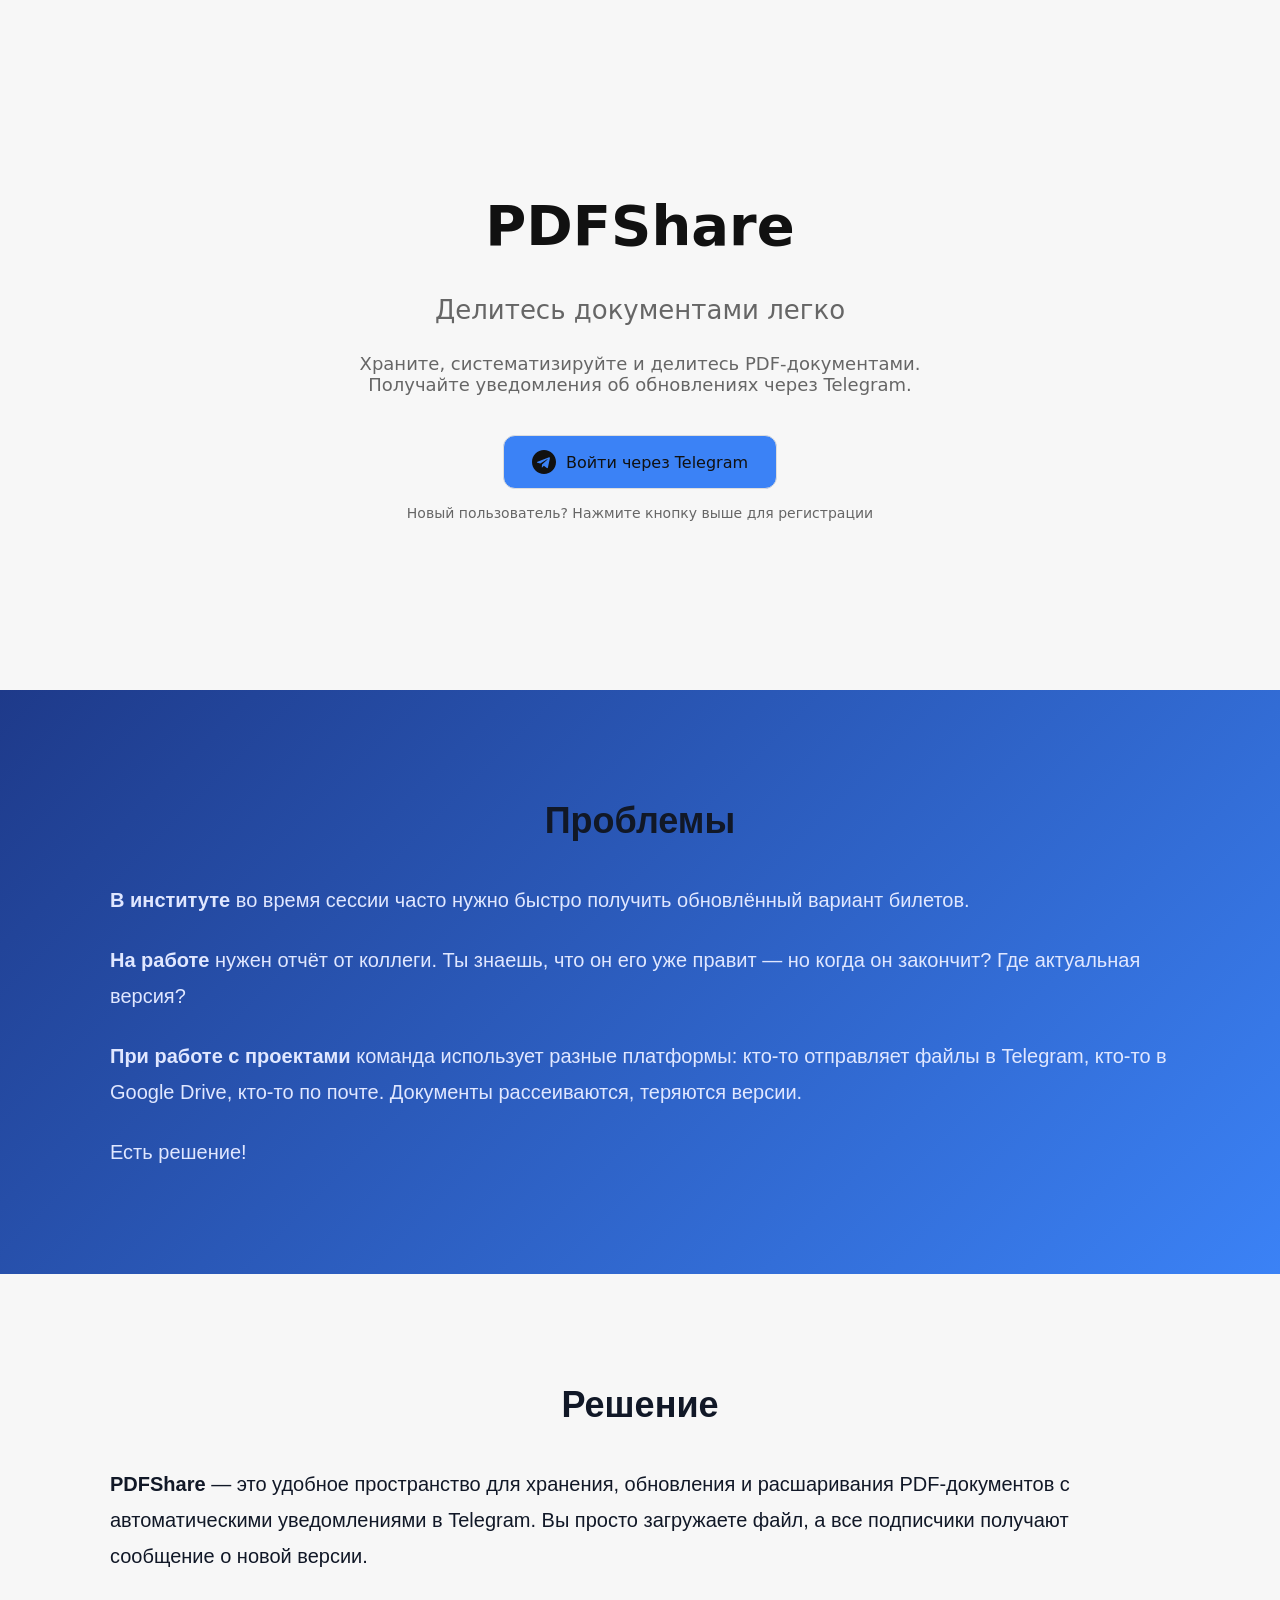
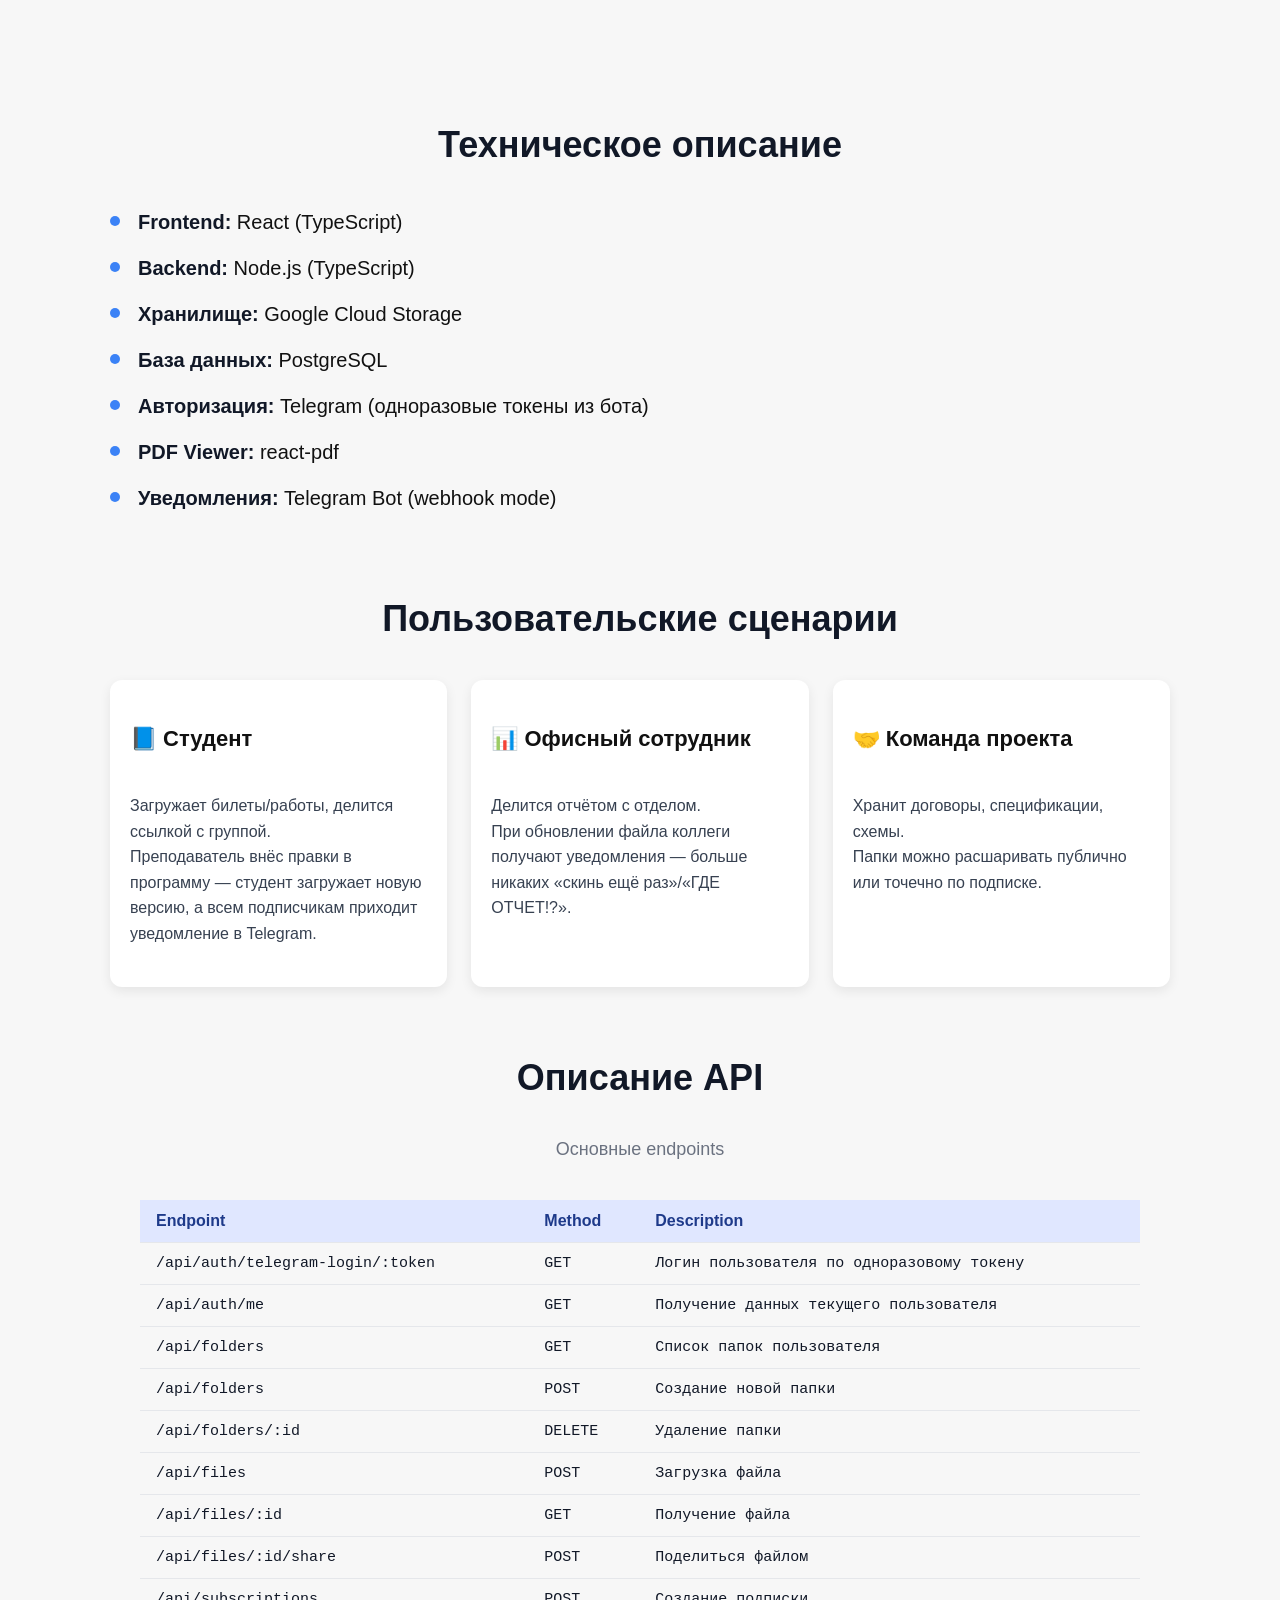
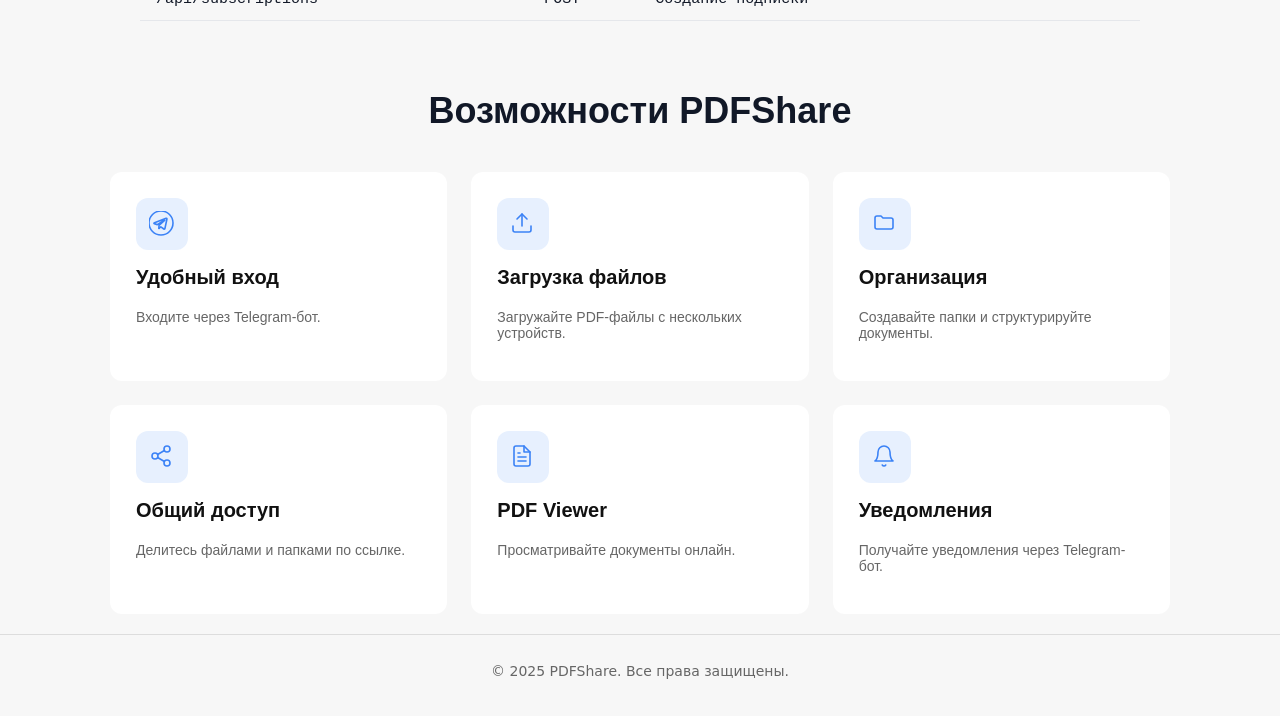
<file: index.html>
<!doctype html>
<html lang="ru">
<head>
  <meta charset="UTF-8">
  <meta name="viewport" content="width=device-width, initial-scale=1.0">
  <title>PDFShare</title>
  <link rel="icon" href="pdf.ico" type="image/x-icon">
  <link rel="stylesheet" href="styles.css">
</head>
<body class="page">

  <header class="hero">
    <div class="hero__content">
      <h1 class="hero__title">PDFShare</h1>
      <p class="hero__subtitle">Делитесь документами легко</p>

      <p class="hero__description">
        Храните, систематизируйте и делитесь PDF-документами.
        Получайте уведомления об обновлениях через Telegram.
      </p>

      <div class="hero__actions">
        <a href="https://telegram.me/ttestpython_bot?start=auth" class="button button--primary hero__button">
          <svg xmlns="http://www.w3.org/2000/svg" width="24" height="24" fill="currentColor">
            <path d="M12 0C5.373 0 0 5.373 0 12s5.373 12 12 12 12-5.373 
            12-12S18.627 0 12 0zm5.894 8.221l-1.97 9.28c-.145.658-.537.818-1.084.508l-3-2.21-1.446 
            1.394c-.14.18-.357.295-.6.295l.213-3.054 5.56-5.022c.24-.213-.054-.334-.373-.121l-6.869 
            4.326-2.96-.924c-.64-.203-.658-.64.135-.954l11.566-4.458c.538-.196 1.006.128.832.941z"/>
          </svg>
          Войти через Telegram
        </a>
      </div>

      <p class="hero__note">Новый пользователь? Нажмите кнопку выше для регистрации</p>
    </div>
  </header>

  <section class="section problem blue">
    <div class="section__inner">
      <h2 class="section__title">Проблемы</h2>
      <div class="section__text">
        <p><strong>В институте</strong> во время сессии часто нужно быстро получить обновлённый вариант билетов. </p>

        <p><strong>На работе</strong> нужен отчёт от коллеги. Ты знаешь, что он его уже правит — но когда он закончит?
        Где актуальная версия?</p>

        <p><strong>При работе с проектами</strong> команда использует разные платформы: кто-то отправляет файлы в Telegram,
        кто-то в Google Drive, кто-то по почте. Документы рассеиваются, теряются версии.</p>

        <p>Есть решение!</p>
      </div>
    </div>
  </section>

  <section class="section solution">
    <div class="section__inner">
      <h2 class="section__title">Решение</h2>
      <p class="section__text">
        <strong>PDFShare</strong> — это удобное пространство для хранения, обновления и расшаривания PDF-документов
        с автоматическими уведомлениями в Telegram.  
        Вы просто загружаете файл, а все подписчики получают сообщение о новой версии.
      </p>
    </div>
  </section>

  <section class="section tech">
    <div class="section__inner">
      <h2 class="section__title">Техническое описание</h2>

      <ul class="tech__list">
        <li><strong>Frontend:</strong> React (TypeScript)</li>
        <li><strong>Backend:</strong> Node.js (TypeScript)</li>
        <li><strong>Хранилище:</strong> Google Cloud Storage</li>
        <li><strong>База данных:</strong> PostgreSQL</li>
        <li><strong>Авторизация:</strong> Telegram (одноразовые токены из бота)</li>
        <li><strong>PDF Viewer:</strong> react-pdf</li>
        <li><strong>Уведомления:</strong> Telegram Bot (webhook mode)</li>
      </ul>

    </div>
  </section>

  <section class="section usecases">
    <div class="section__inner">
      <h2 class="section__title">Пользовательские сценарии</h2>

      <div class="usecases__grid">

        <article class="usecase-card">
          <h3 class="usecase-card__title">📘 Студент</h3>
          <p class="usecase-card__text">
            Загружает билеты/работы, делится ссылкой с группой.  
            Преподаватель внёс правки в программу — студент загружает новую версию, а всем подписчикам приходит уведомление в Telegram.
          </p>
        </article>

        <article class="usecase-card">
          <h3 class="usecase-card__title">📊 Офисный сотрудник</h3>
          <p class="usecase-card__text">
            Делится отчётом с отделом.  
            При обновлении файла коллеги получают уведомления — больше никаких «скинь ещё раз»/«ГДЕ ОТЧЕТ!?».
          </p>
        </article>

        <article class="usecase-card">
          <h3 class="usecase-card__title">🤝 Команда проекта</h3>
          <p class="usecase-card__text">
            Хранит договоры, спецификации, схемы.  
            Папки можно расшаривать публично или точечно по подписке.
          </p>
        </article>

      </div>

    </div>
  </section>

  <!-- API -->
  <section class="section api">
    <div class="section__inner">
      <h2 class="section__title">Описание API</h2>

      <p class="section__subtitle">Основные endpoints</p>

      <table class="api-table">
        <thead>
          <tr>
            <th>Endpoint</th>
            <th>Method</th>
            <th>Description</th>
          </tr>
        </thead>
        <tbody>
          <tr>
            <td>/api/auth/telegram-login/:token</td>
            <td>GET</td>
            <td>Логин пользователя по одноразовому токену</td>
          </tr>
          <tr>
            <td>/api/auth/me</td>
            <td>GET</td>
            <td>Получение данных текущего пользователя</td>
          </tr>
          <tr>
            <td>/api/folders</td>
            <td>GET</td>
            <td>Список папок пользователя</td>
          </tr>
          <tr>
            <td>/api/folders</td>
            <td>POST</td>
            <td>Создание новой папки</td>
          </tr>
          <tr>
            <td>/api/folders/:id</td>
            <td>DELETE</td>
            <td>Удаление папки</td>
          </tr>
          <tr>
            <td>/api/files</td>
            <td>POST</td>
            <td>Загрузка файла</td>
          </tr>
          <tr>
            <td>/api/files/:id</td>
            <td>GET</td>
            <td>Получение файла</td>
          </tr>
          <tr>
            <td>/api/files/:id/share</td>
            <td>POST</td>
            <td>Поделиться файлом</td>
          </tr>
          <tr>
            <td>/api/subscriptions</td>
            <td>POST</td>
            <td>Создание подписки</td>
          </tr>
        </tbody>
      </table>      
    </div>
  </section>

  <section class="section">
    <div class="section__inner">
        <h2 class="section__title">Возможности PDFShare</h2>

        <div class="features__grid">
                
            <article class="feature-card">
            <div class="feature-card__icon">
                <svg xmlns="http://www.w3.org/2000/svg" width="24" height="24" fill="none" 
                    stroke="currentColor" stroke-width="2" stroke-linecap="round" stroke-linejoin="round">
                    <path d="M12 0C5.373 0 0 5.373 0 12s5.373 12 12 12 12-5.373 
                    12-12S18.627 0 12 0zm5.894 8.221l-1.97 9.28c-.145.658-.537.818-1.084.508l-3-2.21-1.446 
                    1.394c-.14.18-.357.295-.6.295l.213-3.054 5.56-5.022c.24-.213-.054-.334-.373-.121l-6.869 
                    4.326-2.96-.924c-.64-.203-.658-.64.135-.954l11.566-4.458c.538-.196 1.006.128.832.941z"/>
                  </svg>
                </svg>

            </div>
            <h3 class="feature-card__title">Удобный вход</h3>
            <p class="feature-card__text">Входите через Telegram-бот.</p>
            </article>  
            <article class="feature-card">
            <div class="feature-card__icon">
                <svg xmlns="http://www.w3.org/2000/svg" width="24" height="24" fill="none" 
                    stroke="currentColor" stroke-width="2" stroke-linecap="round" stroke-linejoin="round">
                <path d="M21 15v4a2 2 0 0 1-2 2H5a2 2 0 0 1-2-2v-4"/>
                <polyline points="17 8 12 3 7 8"/>
                <line x1="12" y1="3" x2="12" y2="15"/>
                </svg>

            </div>
            <h3 class="feature-card__title">Загрузка файлов</h3>
            <p class="feature-card__text">Загружайте PDF-файлы с нескольких устройств.</p>
            </article>

            <article class="feature-card">
            <div class="feature-card__icon">
                <svg xmlns="http://www.w3.org/2000/svg" width="24" height="24" fill="none"
                stroke="currentColor" stroke-width="2" stroke-linecap="round" stroke-linejoin="round">
                <path d="M3 7a2 2 0 0 1 2-2h4l2 2h8a2 2 0 0 1 2 2v7a2 2 0 0 1-2 2H5a2 2 0 0 1-2-2Z"/>
                </svg>

            </div>
            <h3 class="feature-card__title">Организация</h3>
            <p class="feature-card__text">Создавайте папки и структурируйте документы.</p>
            </article>

            <article class="feature-card">
            <div class="feature-card__icon">
                <svg xmlns="http://www.w3.org/2000/svg" width="24" height="24" fill="none"
        stroke="currentColor" stroke-width="2" stroke-linecap="round" stroke-linejoin="round">
    <circle cx="18" cy="5" r="3"/>
    <circle cx="6" cy="12" r="3"/>
    <circle cx="18" cy="19" r="3"/>
    <line x1="8.6" y1="13.5" x2="15.4" y2="17.5"/>
    <line x1="15.4" y1="6.5" x2="8.6" y2="10.5"/>
    </svg>

            </div>
            <h3 class="feature-card__title">Общий доступ</h3>
            <p class="feature-card__text">Делитесь файлами и папками по ссылке.</p>
            </article>

            <article class="feature-card">
            <div class="feature-card__icon">
                <svg xmlns="http://www.w3.org/2000/svg" width="24" height="24" fill="none"
        stroke="currentColor" stroke-width="2" stroke-linecap="round" stroke-linejoin="round">
    <path d="M14 2H6a2 2 0 0 0-2 2v16a2 2 0 0 0 2 2h12a2 2 0 0 0 2-2V8Z"/>
    <polyline points="14 2 14 8 20 8"/>
    <line x1="16" y1="13" x2="8" y2="13"/>
    <line x1="16" y1="17" x2="8" y2="17"/>
    <line x1="10" y1="9" x2="8" y2="9"/>
    </svg>

            </div>
            <h3 class="feature-card__title">PDF Viewer</h3>
            <p class="feature-card__text">Просматривайте документы онлайн.</p>
            </article>

            <article class="feature-card">
            <div class="feature-card__icon">
                <svg xmlns="http://www.w3.org/2000/svg" width="24" height="24" fill="none"
        stroke="currentColor" stroke-width="2" stroke-linecap="round" stroke-linejoin="round">
    <path d="M18 8a6 6 0 1 0-12 0c0 7-3 9-3 9h18s-3-2-3-9"/>
    <path d="M13.73 21a2 2 0 0 1-3.46 0"/>
    </svg>

            </div>
            <h3 class="feature-card__title">Уведомления</h3>
            <p class="feature-card__text">Получайте уведомления через Telegram-бот.</p>

        </div>
    </div>
  </section>

  <footer class="footer">
    <div class="footer__content">
      © 2025 PDFShare. Все права защищены.
    </div>
  </footer>

</body>
</html>
</file>
<file: styles.css>
:root {
  --color-background: #f7f7f7;
  --color-foreground: #111;
  --color-muted: #666;
  --color-primary: #3b82f6;
  --color-primary-hover: hsl(217, 91%, 52%);
  --color-card-bg: #fff;

  --radius: 12px;
  --shadow-elevate: 0 12px 28px rgba(0, 0, 0, 0.12);
}

body.page {
  margin: 0;
  font-family: system-ui, sans-serif;
  background: var(--color-background);
  color: var(--color-foreground);
}

.hero {
  display: flex;
  align-items: center;
  justify-content: center;
  min-height: 70vh;
  padding: 30px 20px;
}

.hero__content {
  max-width: 640px;
  text-align: center;
}

.hero__title {
  font-size: 56px;
  font-weight: 600;
}

.hero__subtitle {
  font-size: 26px;
  color: var(--color-muted);
  margin-top: 10px;
}

.hero__description {
  margin-top: 28px;
  font-size: 18px;
  color: var(--color-muted);
}

.hero__actions {
  margin-top: 40px;
  color: white;
}

.hero__button {
  display: inline-flex;
  align-items: center;
  gap: 10px;
}

.hero__note {
  margin-top: 16px;
  color: var(--color-muted);
  font-size: 14px;
}

.button {
  padding: 14px 28px;
  border-radius: var(--radius);
  font-size: 16px;
  font-weight: 500;
  text-decoration: none;
  cursor: pointer;
  transition: background .2s;
}

.button--primary {
  background: var(--color-primary);
  border: 1px solid #ddd;
  color: var(--color-foreground);
}

.button--primary:hover {
  background: var(--color-primary-hover);
}

.button__icon {
  width: 20px;
  height: 20px;
}

.section {
	width: 100%;
	padding: 20px;
	box-sizing: border-box;
	font-family: 'Inter', sans-serif;
}

.section__inner {
  max-width: 1100px;
  margin: 0 auto;
  padding: 0 20px;
  box-sizing: border-box;
}

.section__title {
  text-align: center;
  font-size: 36px;
  font-weight: 700;
  margin-bottom: 40px;
  color: #111827;
}

.section__subtitle {
  text-align: center;
  font-size: 18px;
  color: #6b7280;
  margin-bottom: 40px;
}

.section__text p {
  font-size: 20px;
  line-height: 1.8;
  margin-bottom: 24px;
  color: #374151;
}

.section__text p strong {
  color: #1d4ed8;
  font-weight: 700;
}

@keyframes fadeInUp {
  0% {
    opacity: 0;
    transform: translateY(20px);
  }
  100% {
    opacity: 1;
    transform: translateY(0);
  }
}

.section__text p {
  animation: fadeInUp 0.6s ease forwards;
}

/* Адаптивность */
@media (max-width: 768px) {
  .section__title {
    font-size: 28px;
  }

  .section__text p {
    font-size: 18px;
  }
}

@media (max-width: 480px) {
  .section__title {
    font-size: 24px;
  }

  .section__text p {
    font-size: 16px;
  }
}

.blue {
  background: linear-gradient(135deg, #1e3a8a, #3b82f6);
  color: #f3f4f6;
  padding: 80px 20px;
}

.problem.blue .section__text p {
  color: #e0e7ff;
}

.problem.blue .section__text p strong {
  color: #e0e7ff;
}

.solution {
  border-radius: 16px;
  padding: 80px 20px;
}

.solution .section__text {
  font-size: 20px;
  color: #111827;
  line-height: 1.8;
}

.tech__list {
list-style: none;
padding: 0;
margin: 0;
}

.tech__list li {
	font-size: 20px;
	line-height: 1.6;
	padding-left: 28px;
	position: relative;
	margin-bottom: 14px;
}

.tech__list li::before {
	content: "";
	width: 10px;
	height: 10px;
	background: var(--color-primary);
	border-radius: 50%;
	position: absolute;
	left: 0;
	top: 10px;
}

.tech__list li strong {
	font-weight: 700;
	color: #111827;
}

.usecases__grid {
	display: grid;
	grid-template-columns: repeat(auto-fit, minmax(280px, 1fr));
	gap: 24px;
	margin: 0;
}

.usecase-card {
	background: #ffffff;
	border-radius: 12px;
	padding: 24px 20px;
	box-shadow: 0 4px 12px rgba(0,0,0,0.08);
	transition: transform 0.3s ease, box-shadow 0.3s ease;
}

.usecase-card:hover {
	transform: translateY(-6px);
	box-shadow: 0 8px 20px rgba(0,0,0,0.12);
}

.usecase-card__title {
	font-size: 22px;
	font-weight: 700;
	margin-bottom: 12px;
	display: flex;
	align-items: center;
	gap: 8px;
}

.usecase-card__text {
	font-size: 16px;
	line-height: 1.6;
	color: #374151;
	white-space: pre-line; 
}

/* Таблица API */
.api-table {
  width: 100%;
  border-collapse: collapse;
  margin: 0 auto;
  max-width: 1000px;
}

.api-table th,
.api-table td {
  text-align: left;
  padding: 12px 16px;
  border-bottom: 1px solid #e5e7eb;
}

.api-table th {
  background-color: #e0e7ff;
  color: #1e3a8a;
  font-weight: 600;
  font-size: 16px;
}

.api-table td {
  font-family: 'Fira Code', monospace;
  font-size: 15px;
  color: #111827;
}

.api-table tr:hover {
  background-color: #fef3c7;
}

@media (max-width: 600px) {
  .api-table th,
  .api-table td {
    padding: 10px 8px;
    font-size: 14px;
  }
}

.features__grid {
  display: grid;
  gap: 24px;
  grid-template-columns: repeat(auto-fit, minmax(280px, 1fr));
}

.feature-card {
  background: var(--color-card-bg);
  border-radius: var(--radius);
  padding: 26px;
  transition: transform .2s, box-shadow .2s;
}

.feature-card:hover {
  transform: translateY(-6px);
  box-shadow: var(--shadow-elevate);
}

.feature-card__icon {
  width: 52px;
  height: 52px;
  border-radius: var(--radius);
  background: rgba(59, 130, 246, 0.12);
  display: flex;
  align-items: center;
  justify-content: center;
}

.feature-card__icon svg {
  width: 26px;
  height: 26px;
  stroke: var(--color-primary);
  stroke-width: 1.6;
  fill: none;
}

.feature-card__title {
  margin-top: 16px;
  font-size: 20px;
  font-weight: 600;
}

.feature-card__text {
  margin-top: 10px;
  color: var(--color-muted);
  font-size: 14px;
}

.footer {
  border-top: 1px solid #ddd;
  padding: 28px 20px;
}

.footer__content {
  text-align: center;
  font-size: 14px;
  color: var(--color-muted);
}
</file>
